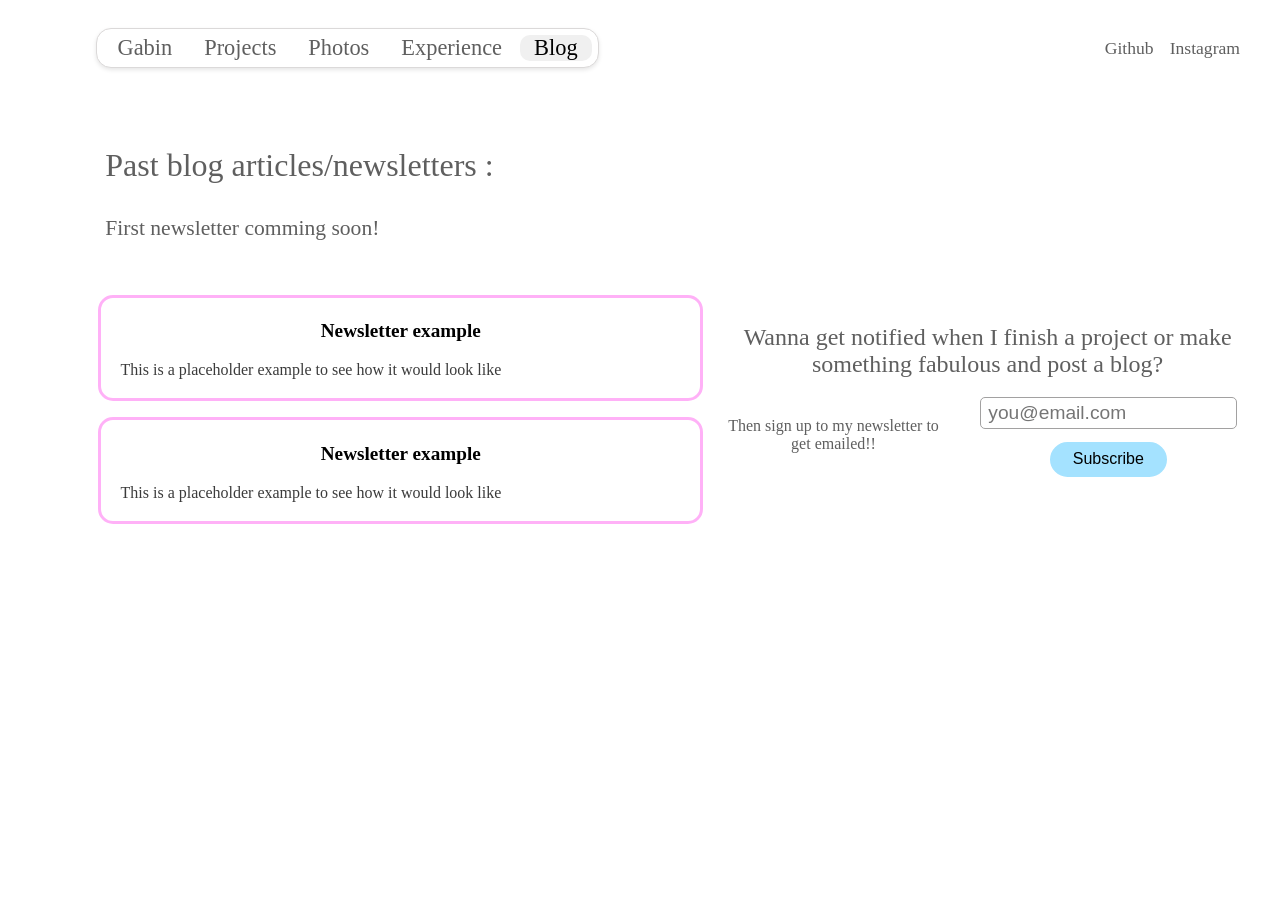
<file: blog.html>
<!doctype html>
<html lang="en">
  <head>
    <link rel="stylesheet" href="main.css" />
    <meta charset="UTF-8" />
    <meta name="viewport" content="width=device-width, initial-scale=1.0" />
    <meta
      name="keywords"
      content="Gabin, Tavernier, Reunion, Aerospace, Hardware, Hack Club"
    />
    <meta
      name="description"
      content="Haya ! Click here, it's my website !! I swear I am not going to hack you, I just want to share my projects and my interests with you !"
    />
    <title>Gabin - Blog</title>
  </head>
  <body class="blog-page">
    <div id="header">
      <nav class="navbar">
        <ul>
          <li><a href="index.html">Gabin</a></li>
          <li><a href="projects.html">Projects</a></li>
          <li><a href="photos.html">Photos</a></li>
          <li><a href="role.html">Experience</a></li>
          <li><a href="blog.html" class="active">Blog</a></li>
        </ul>
      </nav>
      <div class="btns">
        <a href="https://github.com/gabouin" class="github-link">Github </a>
        <a href="https://instagram.com/gabin.tvr_" class="instagram-link">Instagram </a>
      </div>
    </div>
    <div class="articles">
      <p class="article-title">Past blog articles/newsletters :</p>
      <p class="article-wip">First newsletter comming soon!</p>
    </div>
    <div class="newsletter-grid">
      <a class="newsletter1" href="news1.html">
        <p class="news1-title">Newsletter example</p>
        <p class="news1-description">This is a placeholder example to see how it would look like</p>
      </a>
      <a class="newsletter1" href="news1.html">
        <p class="news1-title">Newsletter example</p>
        <p class="news1-description">This is a placeholder example to see how it would look like</p>
      </a>
    </div>
    <div class="newsletter-form">
      <p class="newsletter-title">Wanna get notified when I finish a project or make something fabulous and post a blog?</p>
      <form
        action="https://buttondown.com/api/emails/embed-subscribe/gabin"
        method="post"
        class="embeddable-buttondown-form"
      >
        <span class="newsletter-description">Then sign up to my newsletter to get emailed!!</span>
        <div class="newsletter-inputs">
          <input type="email" name="email" id="bd-email" placeholder="you@email.com" />
          <input type="submit" value="Subscribe" />
        </div>
      </form>
    </div>
    <script src="https://pagering.gideon.sh/embed.js" defer></script>
    <footer class="pagering-footer">
      <pagering-link theme="light"></pagering-link>
    </footer>
  </body>
</html>
</file>
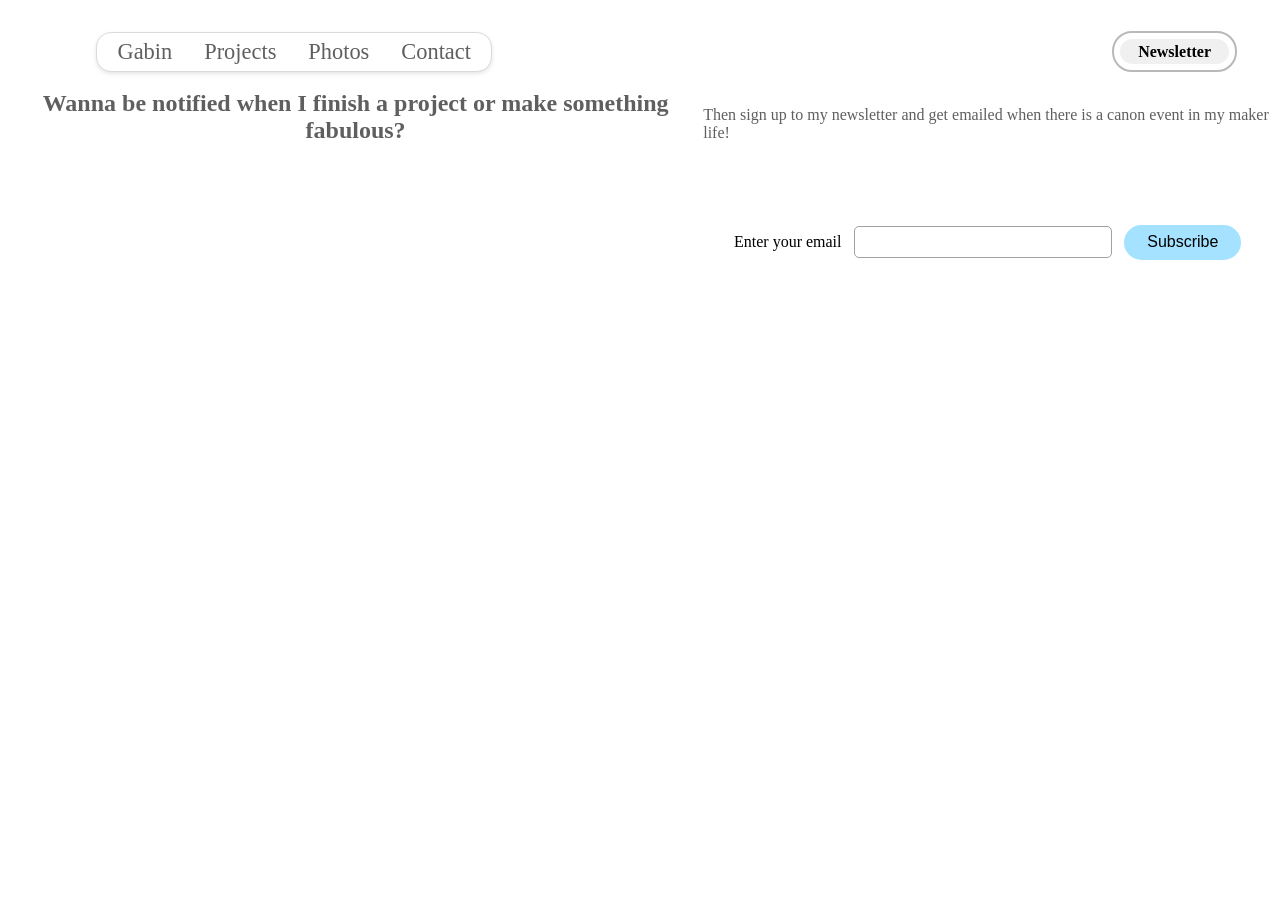
<file: newsletter.html>
<!doctype html>
<html lang="en">
  <head>
    <link rel="stylesheet" href="main.css" />
    <meta charset="UTF-8" />
    <meta name="viewport" content="width=device-width, initial-scale=1.0" />
    <meta
      name="keywords"
      content="Gabin, Tavernier, Reunion, Aerospace, Hardware, Hack Club"
    />
    <meta
      name="description"
      content="Haya ! Click here, it's my website !! I swear I am not going to hack you, I just want to share my projects and my interests with you !"
    />
    <title>Gabin - Newsletter</title>
  </head>
  <body>
    <div id="header">
      <nav class="navbar">
        <ul>
          <li><a href="index.html">Gabin</a></li>
          <li><a href="projects.html">Projects</a></li>
          <li><a href="photos.html">Photos</a></li>
          <li><a href="contact.html">Contact</a></li>
        </ul>
      </nav>
      <div class="btns">
        <a href="newsletter.html" class="btn-active">Newsletter</a>
      </div>
    </div>
    <h1 class="newsletter-title">Wanna be notified when I finish a project or make something fabulous?</h1>
    <p class="newsletter-description">Then sign up to my newsletter and get emailed when there is a canon event in my maker life!</p>
    <br>
    <div class="newsletter-form">
      <form
        action="https://buttondown.com/api/emails/embed-subscribe/gabin"
        method="post"
        class="embeddable-buttondown-form"
      >
        <label for="bd-email">Enter your email</label>
        <input type="email" name="email" id="bd-email" />
        <input type="submit" value="Subscribe" />
      </form>
    </div>
  </body>
</html>
</file>
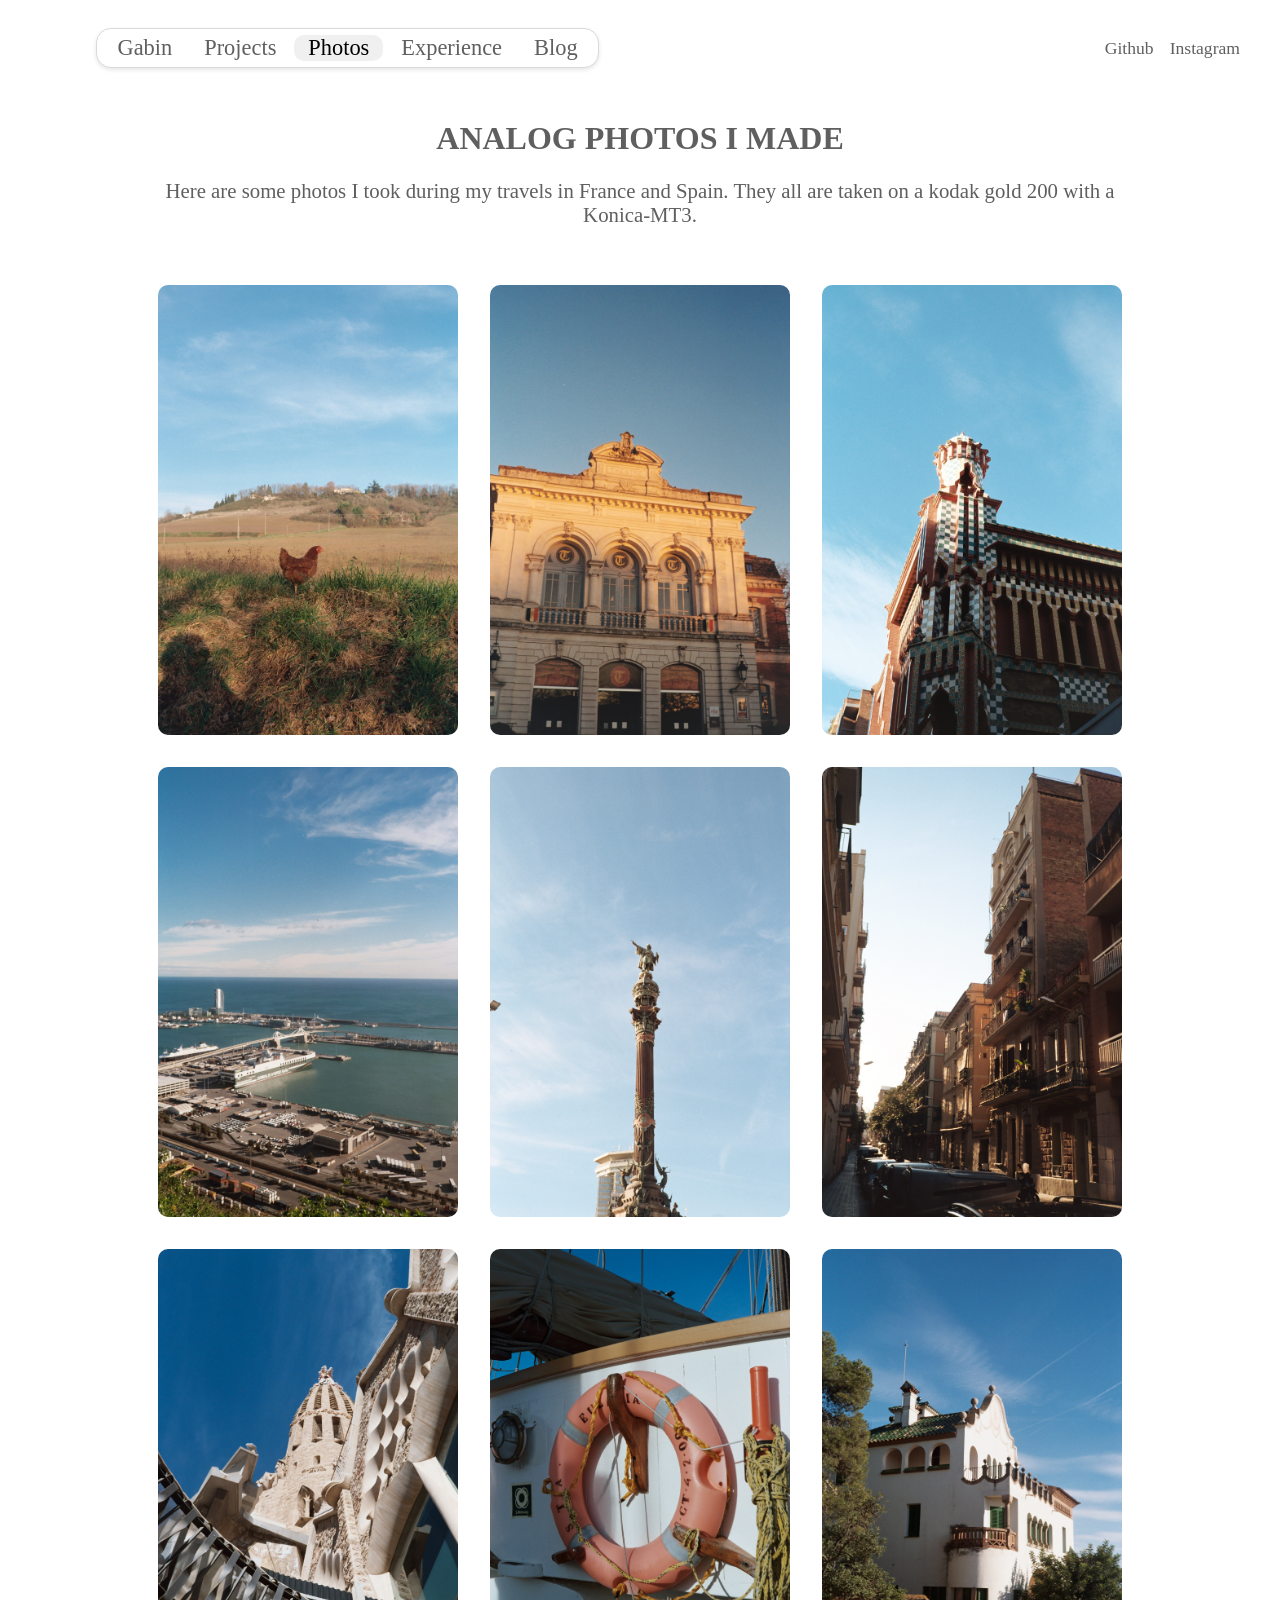
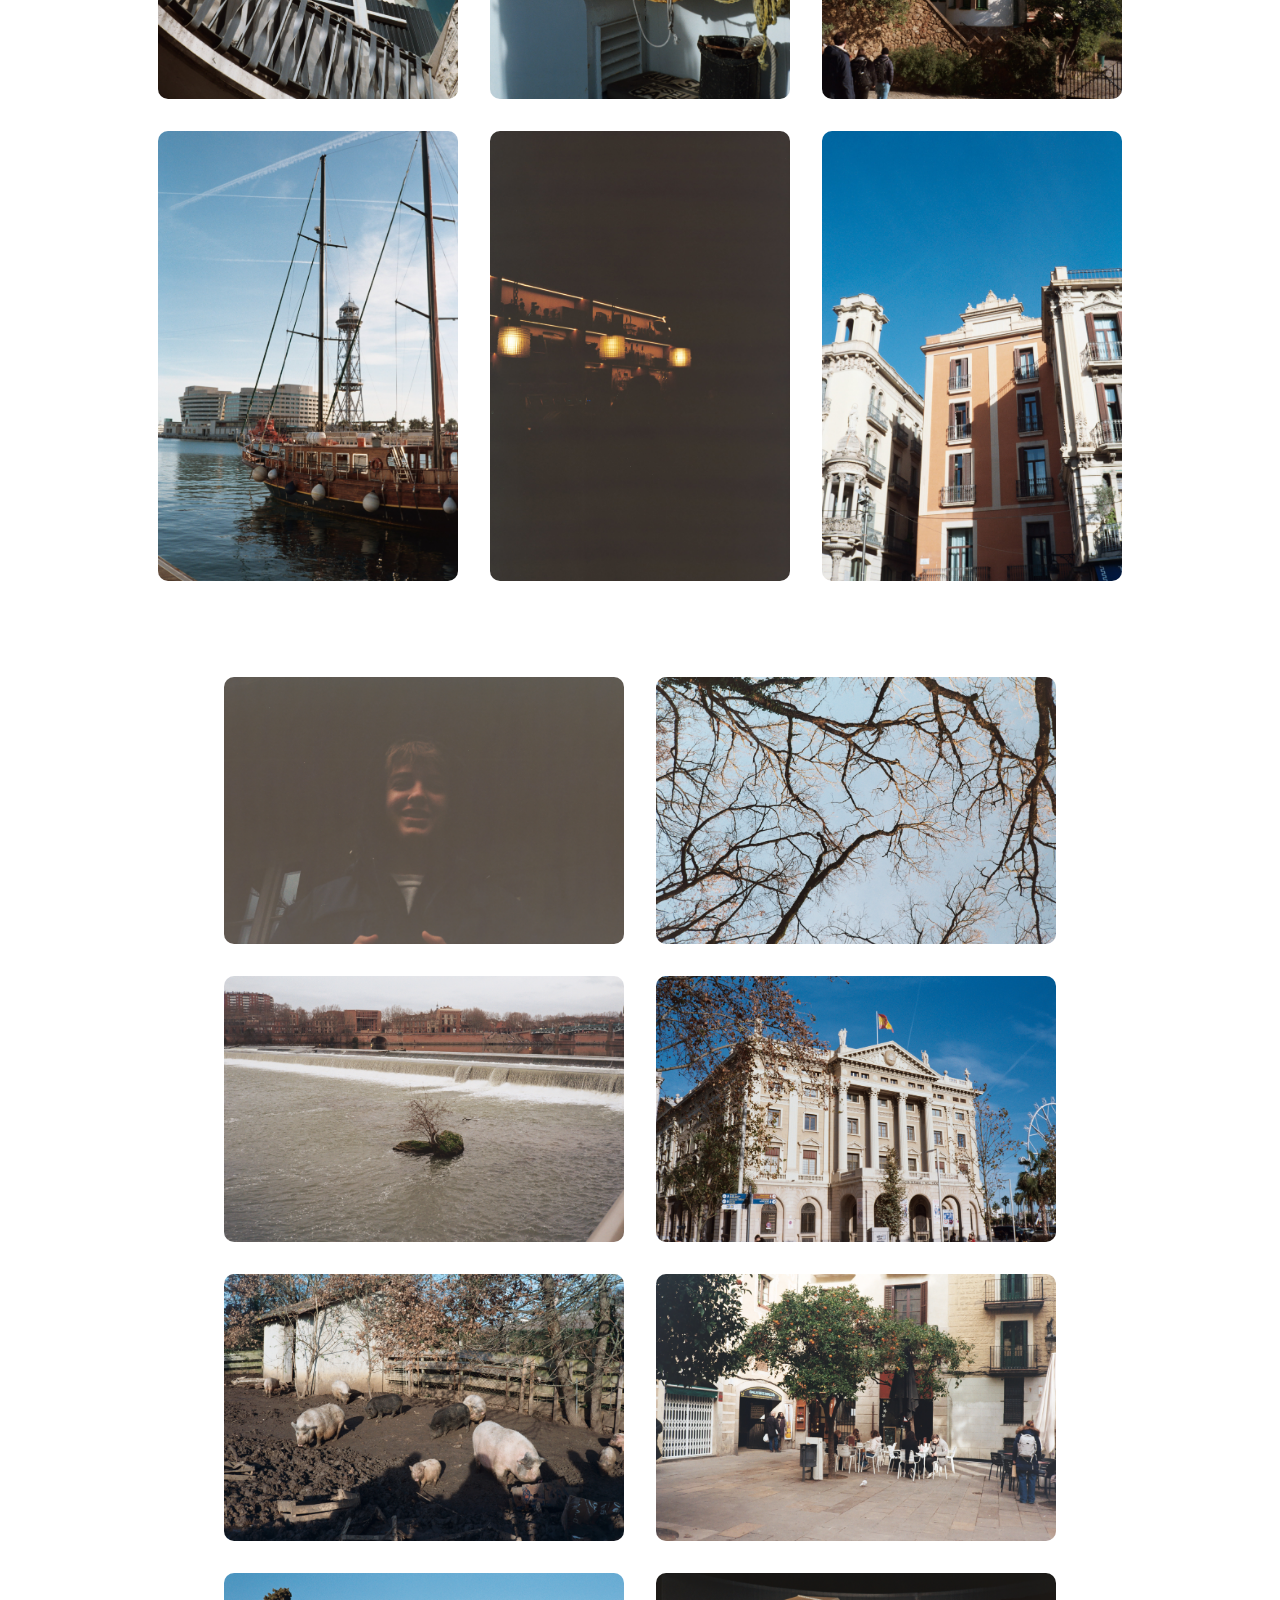
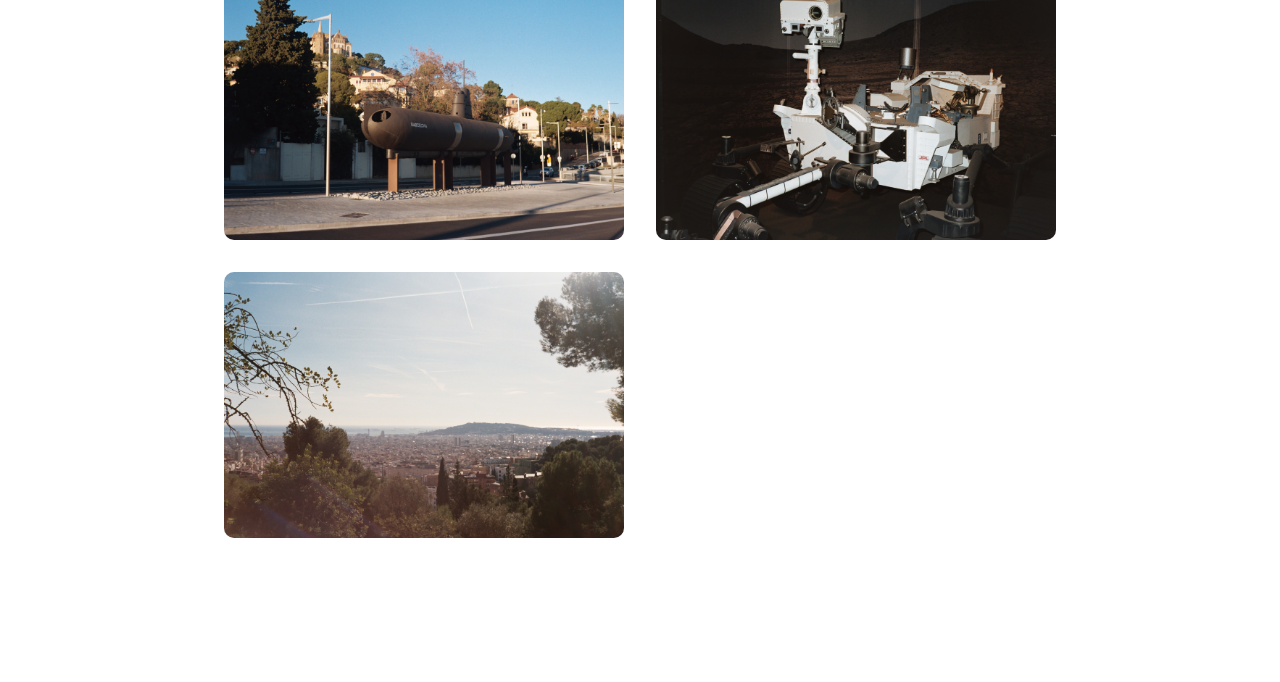
<file: photos.html>
<!doctype html>
<html lang="en">
  <head>
    <link rel="stylesheet" href="main.css" />
    <meta charset="UTF-8" />
    <meta name="viewport" content="width=device-width, initial-scale=1.0" />
    <meta
      name="keywords"
      content="Gabin, Tavernier, Reunion, Aerospace, Hardware, Hack Club"
    />
    <meta
      name="description"
      content="Haya ! Click here, it's my website !! I swear I am not going to hack you, I just want to share my projects and my interests with you !"
    />
    <title>Gabin - Photos</title>
  </head>
  <body>
    <div id="header">
      <nav class="navbar">
        <ul>
          <li><a href="index.html">Gabin</a></li>
          <li><a href="projects.html">Projects</a></li>
          <li><a href="photos.html" class="active">Photos</a></li>
          <li><a href="role.html">Experience</a></li>
          <li><a href="blog.html">Blog</a></li>
        </ul>
      </nav>
      <div class="btns">
        <a href="https://github.com/gabouin" class="github-link">Github </a>
        <a href="https://instagram.com/gabin.tvr_" class="instagram-link">Instagram </a>
      </div>
    </div>
    <h1 class="photo-title">ANALOG PHOTOS I MADE</h1>
    <p class="photo-description">
      Here are some photos I took during my travels in France and Spain. They all are taken on a kodak gold 200 with a Konica-MT3.
    </p>
    <div class="gallery-large">
      <div class="photo">
        <img src="images/chicken.jpg" alt="Chicken" />
      </div>
      <div class="photo">
        <img src="images/albi-theatre.jpg" alt="Albi Theatre" />
      </div>
      <div class="photo">
        <img src="images/picasso.jpg" alt="Picasso" />
      </div>
      <div class="photo">
        <img src="images/port.jpg" alt="Port" />
      </div>
      <div class="photo">
        <img src="images/statue.jpg" alt="Statue" />
      </div>
      <div class="photo">
        <img src="images/random-street.jpg" alt="Random Street" />
      </div>
      <div class="photo">
        <img src="images/sagrada-bottom.jpg" alt="Sagrada Bottom" />
      </div>
      <div class="photo">
        <img src="images/bouee.jpg" alt="Bouee" />
      </div>
      <div class="photo">
        <img src="images/batlo-house.jpg" alt="Batlo House" />
      </div>
      <div class="photo">
        <img src="images/boat.jpg" alt="Boat" />
      </div>
      <div class="photo">
        <img src="images/sombr.jpg" alt="sombre" />
      </div>
      <div class="photo">
        <img src="images/random-apartment.jpg" alt="Random Apartment " />
      </div>
      <div class="gap-photos"></div>
      <div class="gallery-long">
      <div class="photo">
        <img src="images/me.jpg" alt="Me" />
      </div>
      <div class="photo">
        <img src="images/trees.jpg" alt="Trees" />
      </div>
      <div class="photo">
        <img src="images/toulouse-tree.jpg" alt="Toulouse Trees" />
      </div>
      <div class="photo">
        <img src="images/judge-thing-tuff.jpg" alt="Judge Thing Tuff" />
      </div>
      <div class="photo">
        <img src="images/pigs.jpg" alt="Pigs" />
      </div>
      <div class="photo">
        <img src="images/orange.jpg" alt="oranges" />
      </div>
      <div class="photo">
        <img src="images/subnautica.jpg" alt="Subnautica" />
      </div>
      <div class="photo">
        <img src="images/curiosity.jpg" alt="Curiosity" />
      </div>
      <div class="photo">
        <img src="images/barcelona-skyline.jpg" alt="Barcelona Skyline" />
      </div>
      <div class="gap-photos"></div>
    </div>

    <script src="https://pagering.gideon.sh/embed.js" defer></script>
    <footer class="pagering-footer">
      <pagering-link theme="light"></pagering-link>
    </footer>
  </body>
</html>
</file>
<file: main.css>
:root {
  --text-col: 55%;
}

*, *::before, *::after {
  box-sizing: border-box;
}

html {
  overflow-x: hidden;
  position: relative;
  min-height: 100%;
}

img {
  max-width: 100%;
  height: auto;
  display: block;
}

body {
  display: grid;
  grid-template-columns: var(--text-col) 1fr;
  padding-bottom: 4.5em;
}

#header {
  grid-column: 1 / -1;
  display: flex;
  justify-content: space-between;
  align-items: center;
  padding: 20px 0 15px 0;
}
    
.navbar {
  width: var(--text-col);
  display: flex-start;
  justify-content: center;
  margin-left: 1.5%;
}

.navbar ul {
  list-style: none;
  display: inline-flex;
  gap: 4px;
  border-radius: 15px;
  background-color: white;
  padding: 6px;
  margin: 0;
  margin-left: 10%;
  border: 1px solid rgb(219, 217, 217);
  box-shadow: 0 2px 4px rgba(0, 0, 0, 0.1);
}

.navbar li {
  float: left;
}

.navbar a {
  font-size: 1.4em;
  color: rgb(95, 95, 95);
  text-decoration: none;
  padding: 0 14px;
  display: block;
  text-align: center;
  transition: background-color 0.3s;
  border-radius: 10px;
}

.navbar a:hover,
.navbar a.active {
  background-color: rgb(240, 240, 240);
}

.navbar a.active {
  color: black;
}
.btns {
  display: flex;
  gap: 1em;
  margin-right: 2em;
}
.github-link,
.instagram-link {
  text-decoration: wavy;
  text-decoration-color: black;
  color: rgb(95, 95, 95);
  font-size: 1.1em;

}
.badge-placeholder {
  width: 88px;
  height: 31px;
  border: 1px dashed rgb(185, 185, 185);
  border-radius: 4px;
}

.pagering-footer {
  position: absolute;
  bottom: 1.5em;
  left: 0;
  width: 100%;
  margin: 0;
  display: flex;
  justify-content: center;
  padding: 0.5em 0;
}

.btn,
.btn-active {
  position: relative;
  z-index: 0;
  margin: 3px;
  text-decoration: none;
  padding: 0.6rem 1.5rem;
  border-radius: 20px;
  font-weight: 600;
  font-size: 1rem;
  border: 2px solid rgb(185, 185, 185);
}

.btn {
  background: white;
  color: rgb(95, 95, 95);
}

.btn-active {
  background: white;
  color: black;
}

.btn::before,
.btn-active::before {
  content: "";
  position: absolute;
  inset: 6px;
  border-radius: 14px;
  background: transparent;
  transition: background-color 0.3s;
  z-index: -1;
}

.btn:hover::before,
.btn-active::before {
  background: rgb(240, 240, 240);
}

p.about {
  color: rgb(95, 95, 95);
  font-size: clamp(1.25rem, 2.2vw, 2rem);
  line-height: 1.6;
  margin: 0.8em 0 0 3em;
  padding-right: 1.5em;
}

.wip {
  color: rgb(95, 95, 95);
  grid-column: 1 / -1;
  font-size: clamp(2rem, 8vw, 5rem);
  line-height: 1.5;
  margin: 10% 10% 0;
  text-align: center;
}

.box-1 { grid-area: box-1; }
.box-2 { grid-area: box-2; }
.box-3 { grid-area: box-3; }
.box-4 { grid-area: box-4; }

.box {
  border-radius: 15px;
  position: relative;
  overflow: hidden;
}
.box-1 { border: 4px solid rgba(255, 200, 0, 0.32); }
.box-2 { border: 4px solid rgba(185, 233, 255, 0.539); }
.box-3 { border: 4px solid rgba(232, 203, 251, 0.476); }
.box-4 { border: 4px solid rgba(196, 255, 214, 0.598); }
.box-image {
  position: absolute;
  inset: 0;
  transition: background-position 1.1s ease, background-size 1.1s ease;
}
.box-4 .box-image {
  background-image: url(images/perdican\ remove.png);
  background-size: 100%;
  background-position: center;
  background-repeat: no-repeat;
}
.box-4 .box-label {
  opacity: 0;
}
.box-4:hover .box-image,
.box-4.is-active .box-image {
  background-size: 160%;
  background-position: center -25%;
}
.box-4:hover .box-label,
.box-4.is-active .box-label {
  opacity: 1;
}
.box-3 .box-image {
  background-image: url(images/picasso-removed.png);
  background-size: 140%;
  background-position: center 40%;
  background-repeat: no-repeat;
}
.box-3:hover .box-image,
.box-3.is-active .box-image {
  background-position: center 20%;
}
.box-3 .box-label {
  opacity: 0;
}
.box-3:hover .box-label,
.box-3.is-active .box-label {
  opacity: 1;
}
.box-label {
  position: absolute;
  inset: 0;
  display: flex;
  align-items: center;
  justify-content: center;
  transform: translateY(-3em);
  transition: opacity 0.9s ease;
  font-weight: bold;
}
.grid-container {
  grid-column: 2;
  grid-row: 2 / 5;
  align-self: start;
  margin: 4em 0em 0 2em;
  display: grid;
  grid-template-columns: repeat(3, 160px);
  grid-template-rows: repeat(2, 160px);
  grid-template-areas:
    "box-1 box-1 box-2"
    "box-3 box-4 box-2";
  gap: 1em;
}

@media screen and (min-width: 1440px) {
  :root { --text-col: 50%; }

  p.about {
    font-size: clamp(2rem, 2.2vw, 2.5rem);
    
  }

  .grid-container {
    grid-template-columns: repeat(3, 210px);
    grid-template-rows: repeat(2, 210px);
  }
}

@media screen and (min-width: 1800px) {
  :root { --text-col: 48%; }

  p.about {
    font-size: clamp(2.2rem, 2.2vw, 2.8rem);
  }

  .grid-container {
    grid-template-columns: repeat(3, 250px);
    grid-template-rows: repeat(2, 250px);
  }
}

@media screen and (max-width: 1024px) {
  body {
    display: flex;
    flex-direction: column;
    align-items: center;
  }

  .btns {
    display: none;
  }

  #header {
    justify-content: center;
    padding: 10px 0;
  }

  .navbar {
    width: auto;
  }

  .navbar ul {
    margin-left: 0;
  }

  p.about {
    max-width: 80%;
    padding-right: 0;
    margin: 0.8em auto 0.4em;
    font-size: 2rem;
  }

  .grid-container {
    grid-column: unset;
    grid-row: unset;
    align-self: unset;
    justify-self: unset;
    margin: 30px auto;
    margin-top: 30px;
    max-width: 90vw;
    grid-template-columns: repeat(3, minmax(0, 160px));
    grid-template-rows: repeat(2, minmax(0, 160px));
    grid-template-areas:
      "box-1 box-1 box-2"
      "box-3 box-4 box-2";
    justify-content: center;
  }

  .wip,
  .photos-wip {
    grid-column: unset;
    width: 100%;
    margin-top: 8%;
  }
}

@media screen and (max-width: 600px) {
  #header {
    padding: 6px 5px;
  }

  .navbar {
    width: 110%;
    max-width: 360px;
  }

  .navbar ul {
    justify-content: center;
    width: 100%;
    padding: 4px;
    gap: 0;
    border-width: 1px;
  }

  .navbar a {
    font-size: 0.85rem;
    padding: 4px 8px;
    font-weight: 500;
  }

  p.about {
    font-size: 1.5rem;
    max-width: 90%;
    margin: 0.7em auto 0;
    overflow-wrap: break-word;
    word-break: break-word;
  }

  .grid-container {
    display: flex;
    flex-direction: column;
    align-items: center;
    width: 100%;
    margin: 2rem auto 0;
    padding: 0 16px;
    gap: 16px;
  }

  .box {
    width: 80vw;
    height: 80vw;
    max-width: 300px;
    max-height: 300px;
  }

  .gallery-large img {
    padding: 10px;
  }
}

.gallery-large {
  grid-column: 1 / -1;
  display: grid;
  grid-template-columns: repeat(auto-fit, 300px);
  justify-content: center;
  gap: 2em;
}
.gallery-large img{
  width: 300px;
  height: auto;
  object-fit: cover;
}
.gallery-long {
  grid-column: 1 / -1;
  display: grid;
  grid-template-columns: repeat(auto-fit, 400px);
  justify-content: center;
  gap: 2em;
}
.gallery-long img{
  width: 400px;
  height: auto;
  object-fit: cover;
}
.gap-photos {
  grid-column: 1 / -1;
  height: 2em;
}
.photo {
  position: relative;
  transition: transform 0.6s ;
}
.photo img {
  border-radius: 10px;
}
.photo:hover {
  transform: rotate(3deg);
}
.photo:nth-of-type(2n):hover {
  transform: rotate(-6deg);
}
.photo-title {
  color: rgb(95, 95, 95);
  padding-top: 0.5em;
  grid-column: 1 / -1;
  text-align: center;
}
.photo-description {
  color: rgb(95, 95, 95);
  grid-column: 1 / -1;
  text-align: center;
  max-width: 80%;
  margin: 0 auto 2em;
  padding-bottom: 0.8em;
  font-size: 1.3em;
}
.newsletter-title {
  color: rgb(95, 95, 95);
  text-align: center;
  margin-top: 0;
  font-size: 1.5em;
  margin-bottom: 0.8em;
}
.newsletter-description {
  color: rgb(95, 95, 95);
  font-size: 1em;
  margin-bottom: 0.2em
}
.contact-title {
  color: rgb(95, 95, 95);
  grid-column: 1 / -1;
  text-align: center;
  margin-top: 2em;
  margin-bottom: 0;
  font-size: 2em;
}
.contact-links {
  grid-column: 1 / -1;
  display: flex;
  flex-wrap: wrap;
  justify-content: center;
  gap: 1.5em;
  margin-top: 2.5em;
  padding: 0 1em;
}
.contact-card {
  display: flex;
  flex-direction: column;
  align-items: center;
  gap: 0.4em;
  padding: 1.4em 2.2em;
  border-radius: 15px;
  background-color: white;
  text-decoration: none;
  transition: transform 0.6s;
}
.contact-card:hover {
  transform: rotate(3deg) scale(1.05);
}
.contact-card:nth-of-type(2n):hover {
  transform: rotate(-3deg) scale(1.05);
}
.contact-name {
  font-weight: bold;
  font-size: 1.3em;
  color: black;
}
.contact-handle {
  color: rgb(95, 95, 95);
  font-size: 1.05em;
}
.contact-mail { border: 4px solid rgba(255, 200, 0, 0.32); }
.contact-github { border: 4px solid rgba(251, 203, 246, 0.476); }
.contact-slack { border: 4px solid rgba(196, 255, 251, 0.652); }
.newsletter-form {
  grid-column: 2;
  grid-row: 3;
  align-self: start;
  text-align: center;
  border-radius: 10px;
  max-width: 600px;
  margin: 0em auto 0;
  padding: 1em;
  margin-top: 8%;
}
.newsletter-form form {
  display: flex;
  flex-direction: row;
  align-items: center;
  gap: 0.8em;
}
.newsletter-inputs {
  display: flex;
  flex-direction: row;
  align-items: center;
  justify-content: center;
  flex-wrap: wrap;
  gap: 0.8em;
}
.newsletter-form input[type="submit"] {
  font-size: 1em;
  padding: 0.4em 1.3em;
  border-radius: 25px;
  border: 2px solid;
  border-color: rgb(164, 226, 255);
  background-color: rgb(164, 226, 255);
}
.newsletter-form input[type="submit"]:hover {
  background-color: rgb(107, 200, 244);
  border-color: rgb(107, 200, 244);
  transition: background-color 0.3s;
  transition: border-color 0.3s;
}
.newsletter-form input[type="email"] {
  border: 0.5px solid rgb(162, 161, 161);
  border-radius: 5px;
  font-size: 1.2em;
  padding: 0.2em 0.4em;
}
.newsletter-form label {
  font-size: 1em;
}
.article-title {
  text-align: left;
  margin-left: 14%;
  margin-top : 2em;
  font-size: 2em;
  color: rgb(95, 95, 95)
}
.article-wip {
  text-align: left;
  margin-left: 14%;
  margin-top: 1em;
  font-size: 1.35em;
  color: rgb(95, 95, 95)
  
}
.newsletter-grid {
  grid-column: 1;
  grid-row: 3;
  align-self: start;
  margin-left: 13%;
  margin-right: 0;
  margin-top: 2em;
  display: grid;
  grid-template-columns: 1fr;
  gap: 1em;
}
.newsletter1 {
  text-align: left;
  border: 3px solid rgba(255, 0, 230, 0.304);
  border-radius: 15px;
  padding: 0.2em 1.2em 0.2em;
  text-decoration: none;
}
.news1-title {
  font-size: 1.2em;
  font-weight: bold;
  color: black;
  text-align: center;
}
.news1-description {
  color: rgb(59, 59, 59)
}
.newsletter1:hover {
  border: 7px solid rgba(255, 0, 230, 0.304);
}
footer {
  grid-column: 1 / -1;
  text-align: center;
  margin-bottom: 1.5em;
  margin-top: 1.5em;
  flex-grow: 0;
  flex-shrink: 0;
}

.projects-link { 
  text-decoration-color: rgb(129, 215, 255); 
  text-decoration-style: wavy;
  color: rgb(95, 95, 95);
}
.hc-link { 
  text-decoration-color: rgb(255, 180, 120); 
  text-decoration-style: double;
  color: rgb(95, 95, 95);
}
.photos-link { 
  text-decoration-color: rgb(200, 118, 255); 
  text-decoration-style: dashed;
  color: rgb(95, 95, 95);
}
.photos-link:hover { 
  text-decoration-color: rgb(214, 152, 255); 
  text-decoration-style: solid;
  color: rgb(214, 152, 255); 
}
.hc-link:hover { 
  text-decoration-color: rgb(255, 180, 120); 
  text-decoration-style: solid;
  color: rgb(255, 180, 120); 
}
.projects-link:hover { 
  text-decoration-color: rgb(164, 226, 255); 
  text-decoration-style: solid;
  color: rgb(129, 215, 255); 
}
.blog-page {
  min-height: calc(100vh - 16px);
  grid-template-rows: auto auto 1fr auto;
}

/* responsive blog — doit rester à la FIN du fichier pour gagner sur les règles au-dessus */
@media screen and (max-width: 1024px) {
  .articles {
    width: 90%;
  }

  .article-title,
  .article-wip {
    margin-left: 0;
    text-align: center;
  }

  .newsletter-grid,
  .newsletter-form {
    width: min(90%, 500px);
    margin: 1.5em auto 0;
  }

  .newsletter1 {
    text-align: center;
  }

  .news1-description {
    text-align: center;
  }

  .newsletter-form form {
    justify-content: center;
    flex-wrap: wrap;
  }
}
</file>
